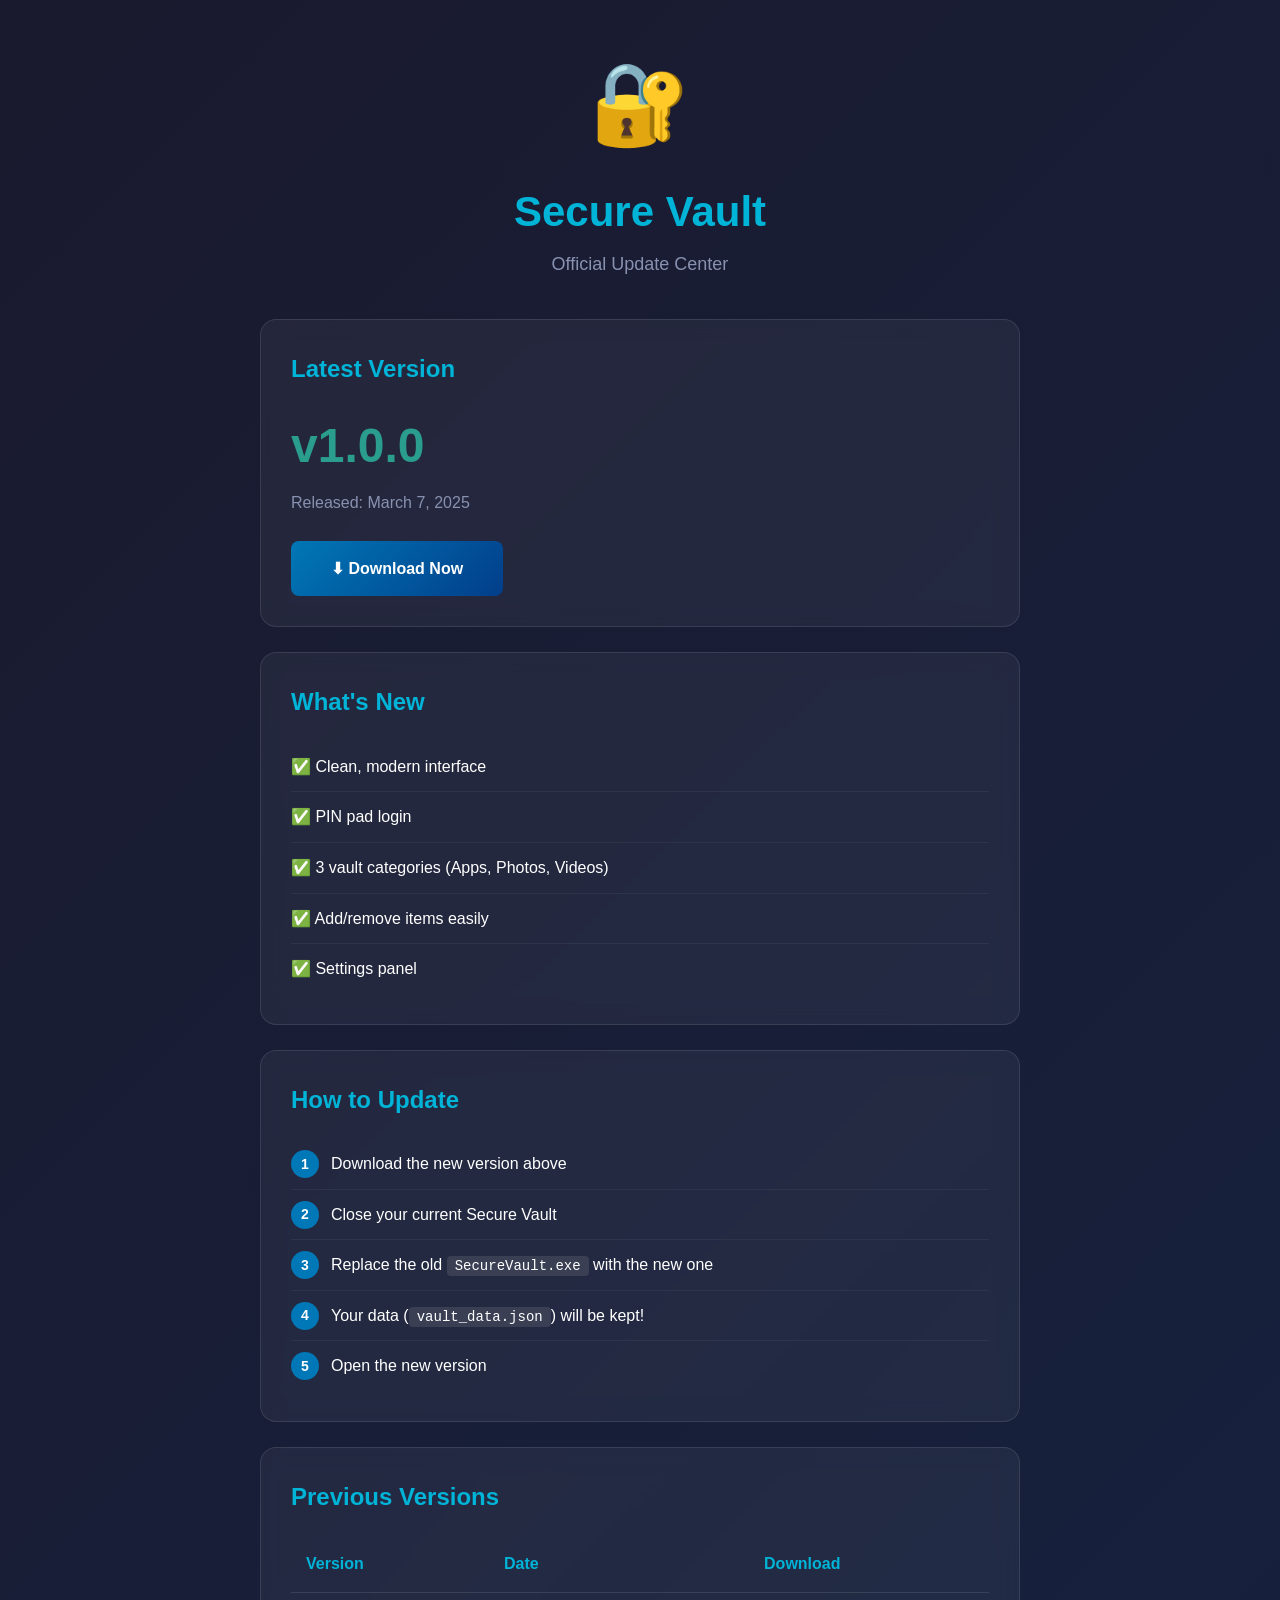
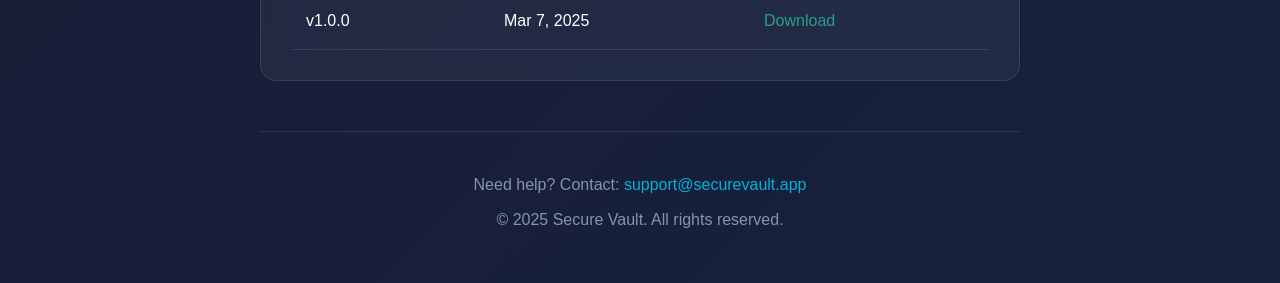
<file: index.html>
﻿<!DOCTYPE html>
<html lang="en">
<head>
    <meta charset="UTF-8">
    <meta name="viewport" content="width=device-width, initial-scale=1.0">
    <title>Secure Vault - Updates</title>
    <link rel="stylesheet" href="style.css">
</head>
<body>
    <div class="container">
        <!-- Header -->
        <header>
            <div class="logo">🔐</div>
            <h1>Secure Vault</h1>
            <p>Official Update Center</p>
        </header>

        <!-- Current Version Card -->
        <div class="card">
            <h2>Latest Version</h2>
            <div class="version">v1.0.0</div>
            <div class="date">Released: March 7, 2025</div>
            <a href="SecureVault.exe" class="btn btn-primary" download>
                ⬇ Download Now
            </a>
        </div>

        <!-- What's New -->
        <div class="card">
            <h2>What's New</h2>
            <ul class="features">
                <li>✅ Clean, modern interface</li>
                <li>✅ PIN pad login</li>
                <li>✅ 3 vault categories (Apps, Photos, Videos)</li>
                <li>✅ Add/remove items easily</li>
                <li>✅ Settings panel</li>
            </ul>
        </div>

        <!-- How to Update -->
        <div class="card">
            <h2>How to Update</h2>
            <ol class="steps">
                <li>Download the new version above</li>
                <li>Close your current Secure Vault</li>
                <li>Replace the old <code>SecureVault.exe</code> with the new one</li>
                <li>Your data (<code>vault_data.json</code>) will be kept!</li>
                <li>Open the new version</li>
            </ol>
        </div>

        <!-- Previous Versions -->
        <div class="card">
            <h2>Previous Versions</h2>
            <table class="versions-table">
                <tr>
                    <th>Version</th>
                    <th>Date</th>
                    <th>Download</th>
                </tr>
                <tr>
                    <td>v1.0.0</td>
                    <td>Mar 7, 2025</td>
                    <td><a href="SecureVault.exe" download>Download</a></td>
                </tr>
            </table>
        </div>

        <!-- Footer -->
        <footer>
            <p>Need help? Contact: <a href="mailto:support@securevault.app">support@securevault.app</a></p>
            <p>&copy; 2025 Secure Vault. All rights reserved.</p>
        </footer>
    </div>
</body>
</html>
</file>
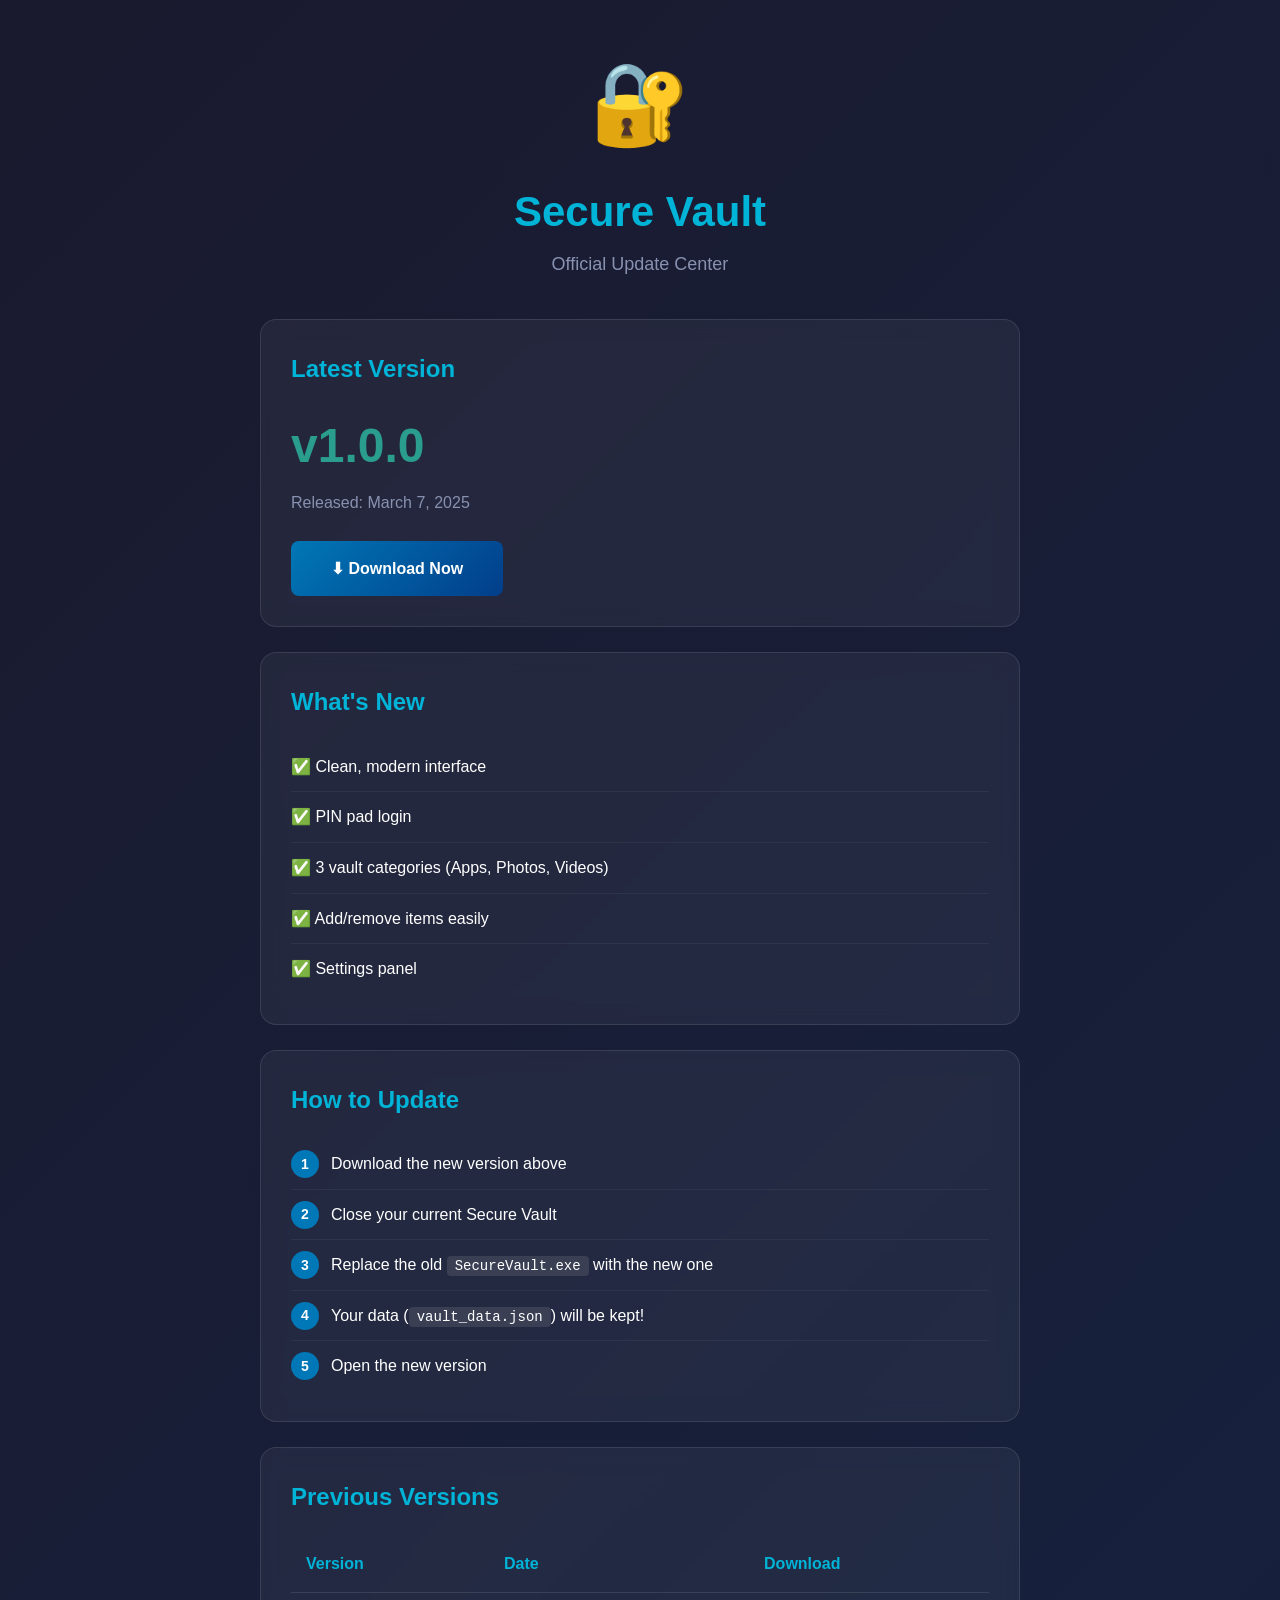
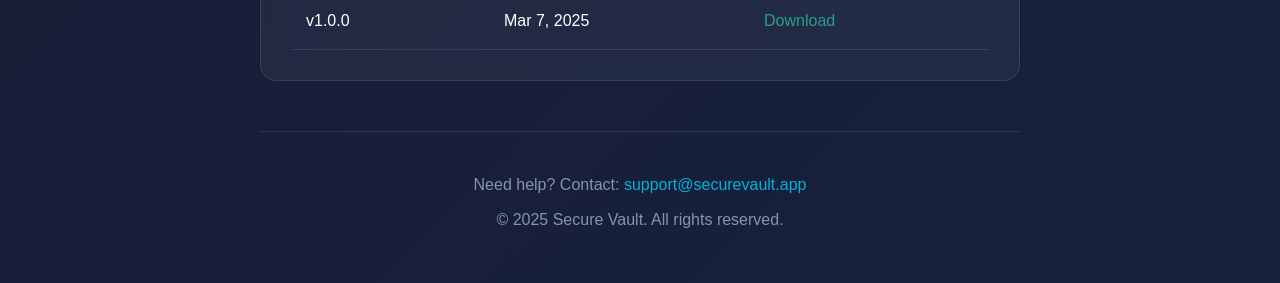
<file: update website.html>
﻿<!DOCTYPE html>
<html lang="en">
<head>
    <meta charset="UTF-8">
    <meta name="viewport" content="width=device-width, initial-scale=1.0">
    <title>Secure Vault - Updates</title>
    <link rel="stylesheet" href="style.css">
</head>
<body>
    <div class="container">
        <!-- Header -->
        <header>
            <div class="logo">🔐</div>
            <h1>Secure Vault</h1>
            <p>Official Update Center</p>
        </header>

        <!-- Current Version Card -->
        <div class="card">
            <h2>Latest Version</h2>
            <div class="version">v1.0.0</div>
            <div class="date">Released: March 7, 2025</div>
            <a href="SecureVault.exe" class="btn btn-primary" download>
                ⬇ Download Now
            </a>
        </div>

        <!-- What's New -->
        <div class="card">
            <h2>What's New</h2>
            <ul class="features">
                <li>✅ Clean, modern interface</li>
                <li>✅ PIN pad login</li>
                <li>✅ 3 vault categories (Apps, Photos, Videos)</li>
                <li>✅ Add/remove items easily</li>
                <li>✅ Settings panel</li>
            </ul>
        </div>

        <!-- How to Update -->
        <div class="card">
            <h2>How to Update</h2>
            <ol class="steps">
                <li>Download the new version above</li>
                <li>Close your current Secure Vault</li>
                <li>Replace the old <code>SecureVault.exe</code> with the new one</li>
                <li>Your data (<code>vault_data.json</code>) will be kept!</li>
                <li>Open the new version</li>
            </ol>
        </div>

        <!-- Previous Versions -->
        <div class="card">
            <h2>Previous Versions</h2>
            <table class="versions-table">
                <tr>
                    <th>Version</th>
                    <th>Date</th>
                    <th>Download</th>
                </tr>
                <tr>
                    <td>v1.0.0</td>
                    <td>Mar 7, 2025</td>
                    <td><a href="SecureVault.exe" download>Download</a></td>
                </tr>
            </table>
        </div>

        <!-- Footer -->
        <footer>
            <p>Need help? Contact: <a href="mailto:support@securevault.app">support@securevault.app</a></p>
            <p>&copy; 2025 Secure Vault. All rights reserved.</p>
        </footer>
    </div>
</body>
</html>
</file>
<file: style.css>
/* Reset & Base */
* {
    margin: 0;
    padding: 0;
    box-sizing: border-box;
}

body {
    font-family: 'Segoe UI', Tahoma, Geneva, Verdana, sans-serif;
    background: linear-gradient(135deg, #1a1a2e 0%, #16213e 100%);
    color: #ffffff;
    min-height: 100vh;
    line-height: 1.6;
}

/* Container */
.container {
    max-width: 800px;
    margin: 0 auto;
    padding: 40px 20px;
}

/* Header */
header {
    text-align: center;
    margin-bottom: 40px;
}

.logo {
    font-size: 80px;
    margin-bottom: 10px;
}

header h1 {
    font-size: 42px;
    font-weight: 700;
    color: #00b4d8;
    margin-bottom: 5px;
}

header p {
    color: #8892b0;
    font-size: 18px;
}

/* Cards */
.card {
    background: rgba(255, 255, 255, 0.05);
    border-radius: 16px;
    padding: 30px;
    margin-bottom: 25px;
    border: 1px solid rgba(255, 255, 255, 0.1);
    backdrop-filter: blur(10px);
}

.card h2 {
    font-size: 24px;
    margin-bottom: 20px;
    color: #00b4d8;
}

/* Version Display */
.version {
    font-size: 48px;
    font-weight: 700;
    color: #2a9d8f;
    margin-bottom: 5px;
}

.date {
    color: #8892b0;
    margin-bottom: 25px;
}

/* Buttons */
.btn {
    display: inline-block;
    padding: 15px 40px;
    border-radius: 8px;
    text-decoration: none;
    font-weight: 600;
    font-size: 16px;
    transition: all 0.3s ease;
    border: none;
    cursor: pointer;
}

.btn-primary {
    background: linear-gradient(135deg, #0077b6 0%, #023e8a 100%);
    color: white;
}

.btn-primary:hover {
    transform: translateY(-2px);
    box-shadow: 0 10px 20px rgba(0, 119, 182, 0.3);
}

/* Lists */
.features, .steps {
    list-style: none;
}

.features li, .steps li {
    padding: 12px 0;
    border-bottom: 1px solid rgba(255, 255, 255, 0.05);
    font-size: 16px;
}

.features li:last-child, .steps li:last-child {
    border-bottom: none;
}

.steps {
    counter-reset: step-counter;
}

.steps li {
    counter-increment: step-counter;
    padding-left: 40px;
    position: relative;
}

.steps li::before {
    content: counter(step-counter);
    position: absolute;
    left: 0;
    top: 50%;
    transform: translateY(-50%);
    background: #0077b6;
    color: white;
    width: 28px;
    height: 28px;
    border-radius: 50%;
    display: flex;
    align-items: center;
    justify-content: center;
    font-size: 14px;
    font-weight: bold;
}

/* Code inline */
code {
    background: rgba(255, 255, 255, 0.1);
    padding: 2px 8px;
    border-radius: 4px;
    font-family: 'Courier New', monospace;
    font-size: 14px;
}

/* Table */
.versions-table {
    width: 100%;
    border-collapse: collapse;
}

.versions-table th,
.versions-table td {
    padding: 15px;
    text-align: left;
    border-bottom: 1px solid rgba(255, 255, 255, 0.1);
}

.versions-table th {
    color: #00b4d8;
    font-weight: 600;
}

.versions-table a {
    color: #2a9d8f;
    text-decoration: none;
}

.versions-table a:hover {
    text-decoration: underline;
}

/* Footer */
footer {
    text-align: center;
    margin-top: 50px;
    padding-top: 30px;
    border-top: 1px solid rgba(255, 255, 255, 0.1);
    color: #8892b0;
}

footer a {
    color: #00b4d8;
    text-decoration: none;
}

footer a:hover {
    text-decoration: underline;
}

footer p {
    margin: 10px 0;
}

/* Responsive */
@media (max-width: 600px) {
    header h1 {
        font-size: 32px;
    }
    
    .version {
        font-size: 36px;
    }
    
    .card {
        padding: 20px;
    }
}
</file>
